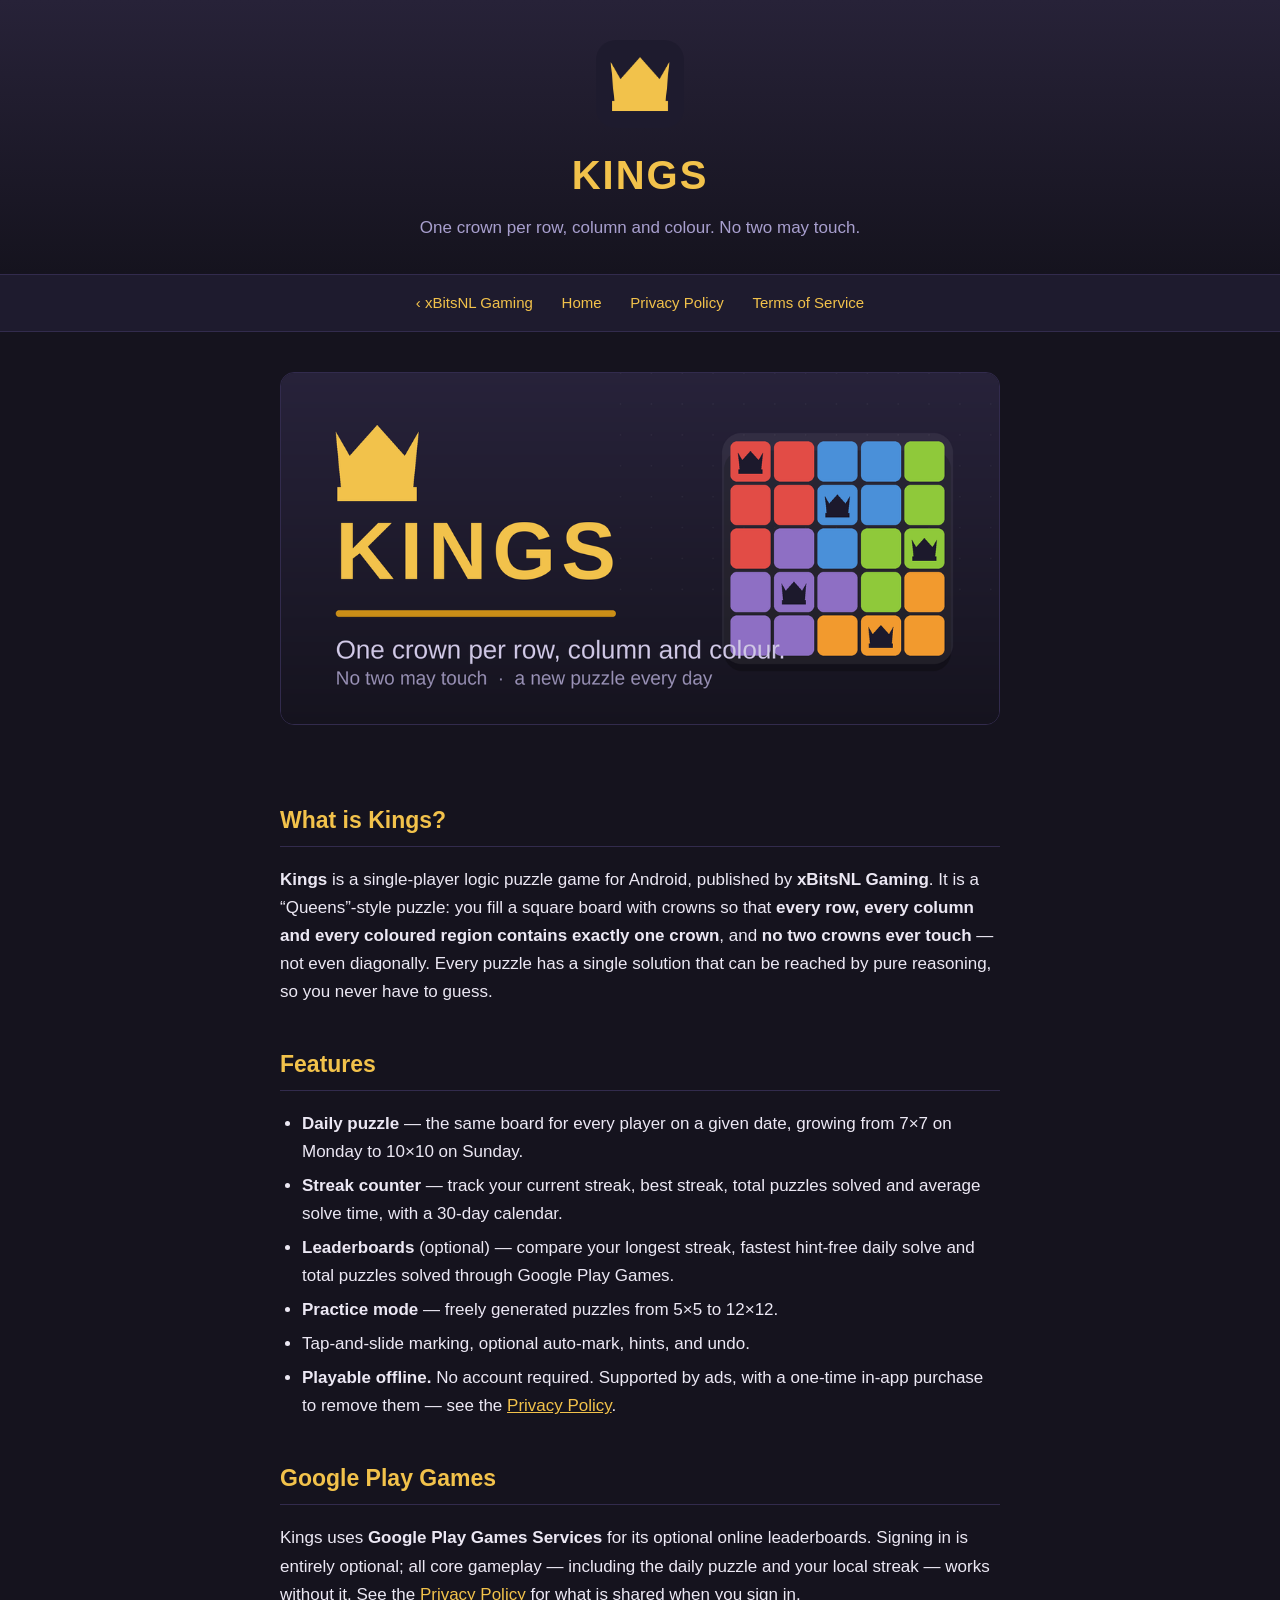
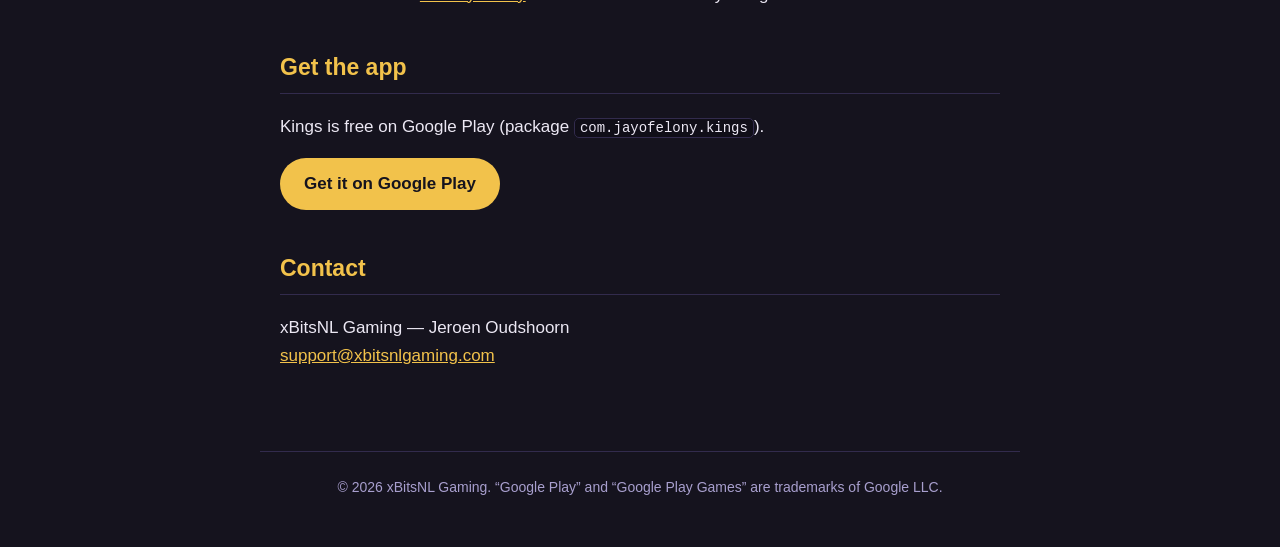
<file: index.html>
<!DOCTYPE html>
<html lang="en">
<head>
<meta charset="utf-8">
<meta name="viewport" content="width=device-width, initial-scale=1">
<title>Kings — a logic puzzle game for Android</title>
<meta name="description" content="Kings is a single-player logic puzzle game for Android by xBitsNL Gaming: one crown per row, column and colour, with a daily puzzle, streaks and leaderboards.">
<link rel="icon" href="assets/icon.png">
<link rel="stylesheet" href="style.css">
</head>
<body>

<header>
  <img class="icon" src="assets/icon.png" alt="Kings app icon">
  <h1>KINGS</h1>
  <p class="tagline">One crown per row, column and colour. No two may touch.</p>
</header>

<nav>
  <a href="https://www.xbitsnlgaming.com/">‹ xBitsNL Gaming</a>
  <a href="index.html">Home</a>
  <a href="privacy-policy.html">Privacy Policy</a>
  <a href="terms-of-service.html">Terms of Service</a>
</nav>

<main>
  <img class="feature" src="assets/feature.png" alt="Kings — logic puzzle game">

  <h2>What is Kings?</h2>
  <p>
    <strong>Kings</strong> is a single-player logic puzzle game for Android, published by
    <strong>xBitsNL&nbsp;Gaming</strong>. It is a &ldquo;Queens&rdquo;-style puzzle: you fill a
    square board with crowns so that <strong>every row, every column and every coloured region
    contains exactly one crown</strong>, and <strong>no two crowns ever touch</strong> — not even
    diagonally. Every puzzle has a single solution that can be reached by pure reasoning, so you
    never have to guess.
  </p>

  <h2>Features</h2>
  <ul>
    <li><strong>Daily puzzle</strong> — the same board for every player on a given date, growing
      from 7&times;7 on Monday to 10&times;10 on Sunday.</li>
    <li><strong>Streak counter</strong> — track your current streak, best streak, total puzzles
      solved and average solve time, with a 30-day calendar.</li>
    <li><strong>Leaderboards</strong> (optional) — compare your longest streak, fastest hint-free
      daily solve and total puzzles solved through Google&nbsp;Play&nbsp;Games.</li>
    <li><strong>Practice mode</strong> — freely generated puzzles from 5&times;5 to 12&times;12.</li>
    <li>Tap-and-slide marking, optional auto-mark, hints, and undo.</li>
    <li><strong>Playable offline.</strong> No account required. Supported by ads, with a
      one-time in-app purchase to remove them &mdash; see the
      <a href="privacy-policy.html">Privacy Policy</a>.</li>
  </ul>

  <h2>Google Play Games</h2>
  <p>
    Kings uses <strong>Google Play Games Services</strong> for its optional online leaderboards.
    Signing in is entirely optional; all core gameplay — including the daily puzzle and your local
    streak — works without it. See the <a href="privacy-policy.html">Privacy Policy</a> for what is
    shared when you sign in.
  </p>

  <h2>Get the app</h2>
  <p>
    Kings is free on Google&nbsp;Play (package <code>com.jayofelony.kings</code>).
  </p>
  <p>
    <a class="store-btn" href="https://play.google.com/store/apps/details?id=com.jayofelony.kings" rel="noopener">Get it on Google&nbsp;Play</a>
  </p>

  <h2>Contact</h2>
  <p>
    xBitsNL&nbsp;Gaming — Jeroen&nbsp;Oudshoorn<br>
    <a href="mailto:support@xbitsnlgaming.com">support@xbitsnlgaming.com</a>
  </p>
</main>

<footer>
  &copy; <span id="y">2026</span> xBitsNL Gaming. &ldquo;Google Play&rdquo; and
  &ldquo;Google Play Games&rdquo; are trademarks of Google&nbsp;LLC.
  <script>document.getElementById('y').textContent = new Date().getFullYear();</script>
</footer>

</body>
</html>
</file>
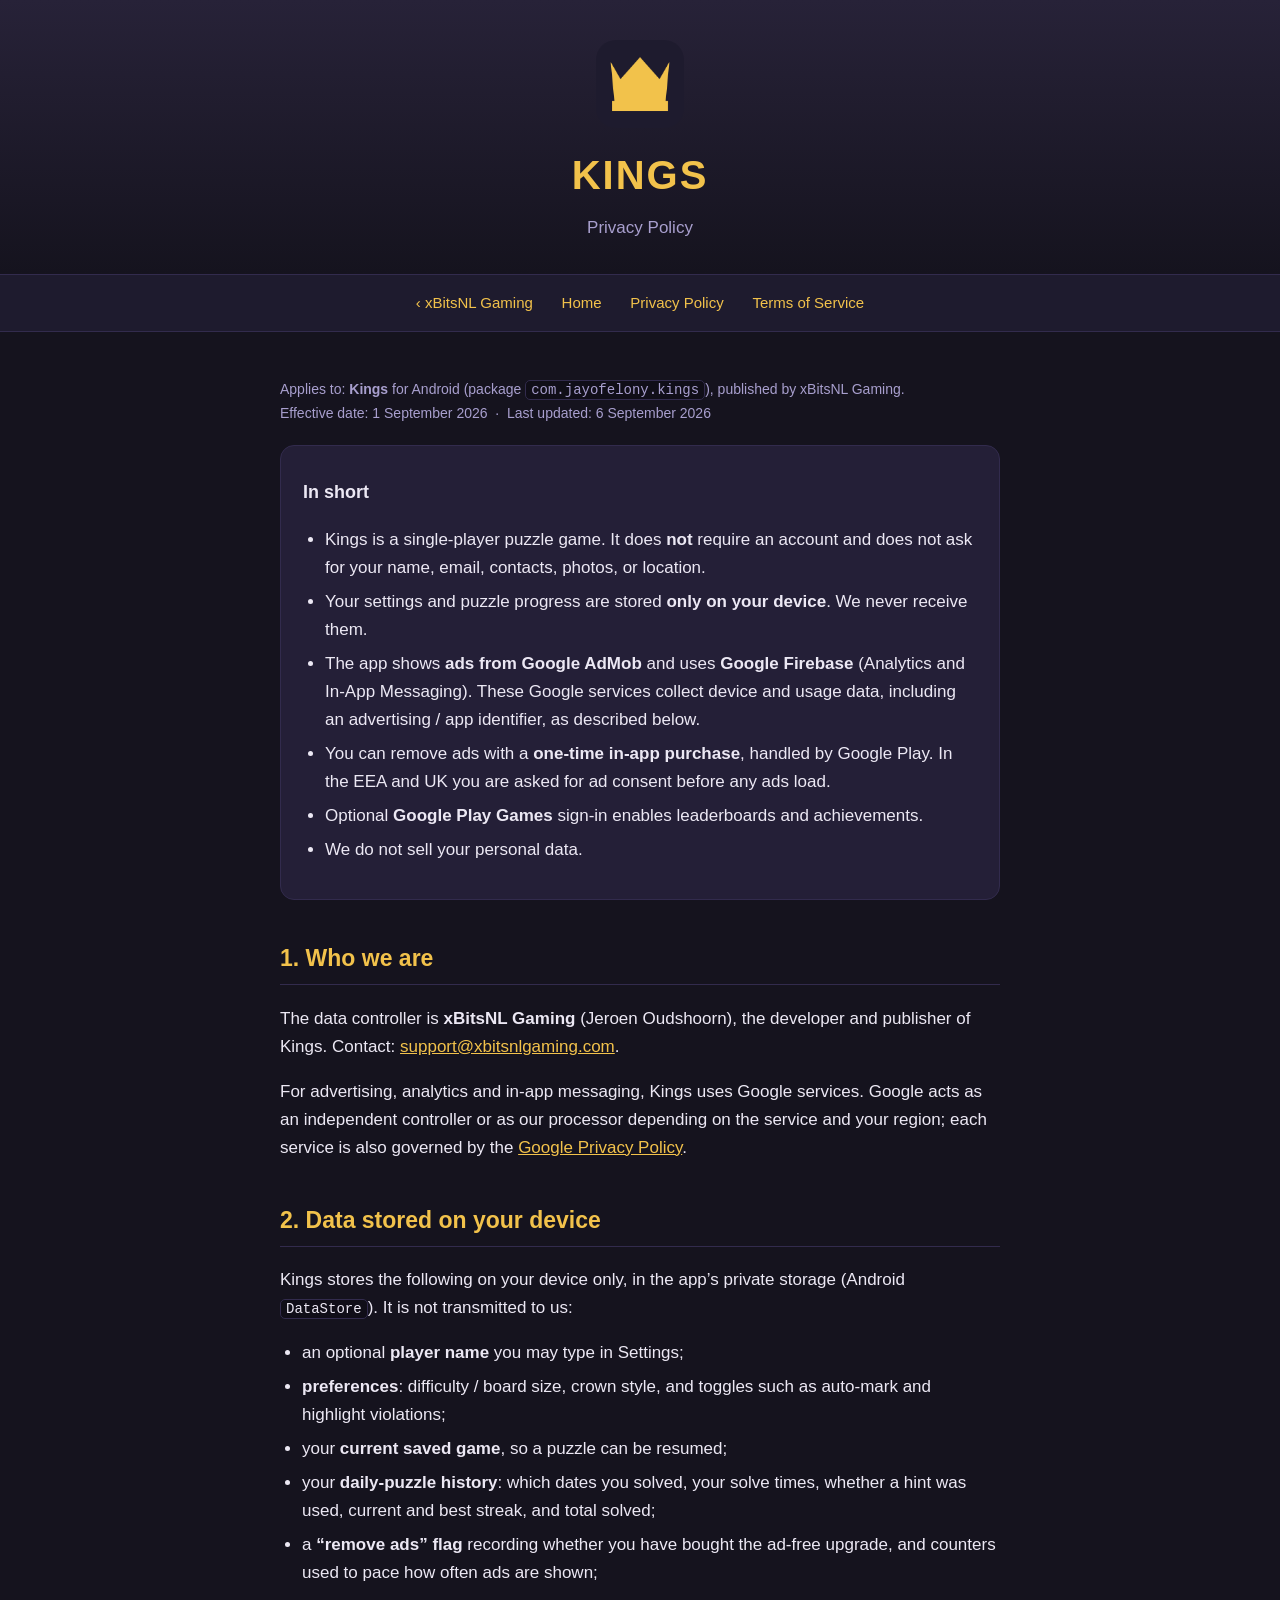
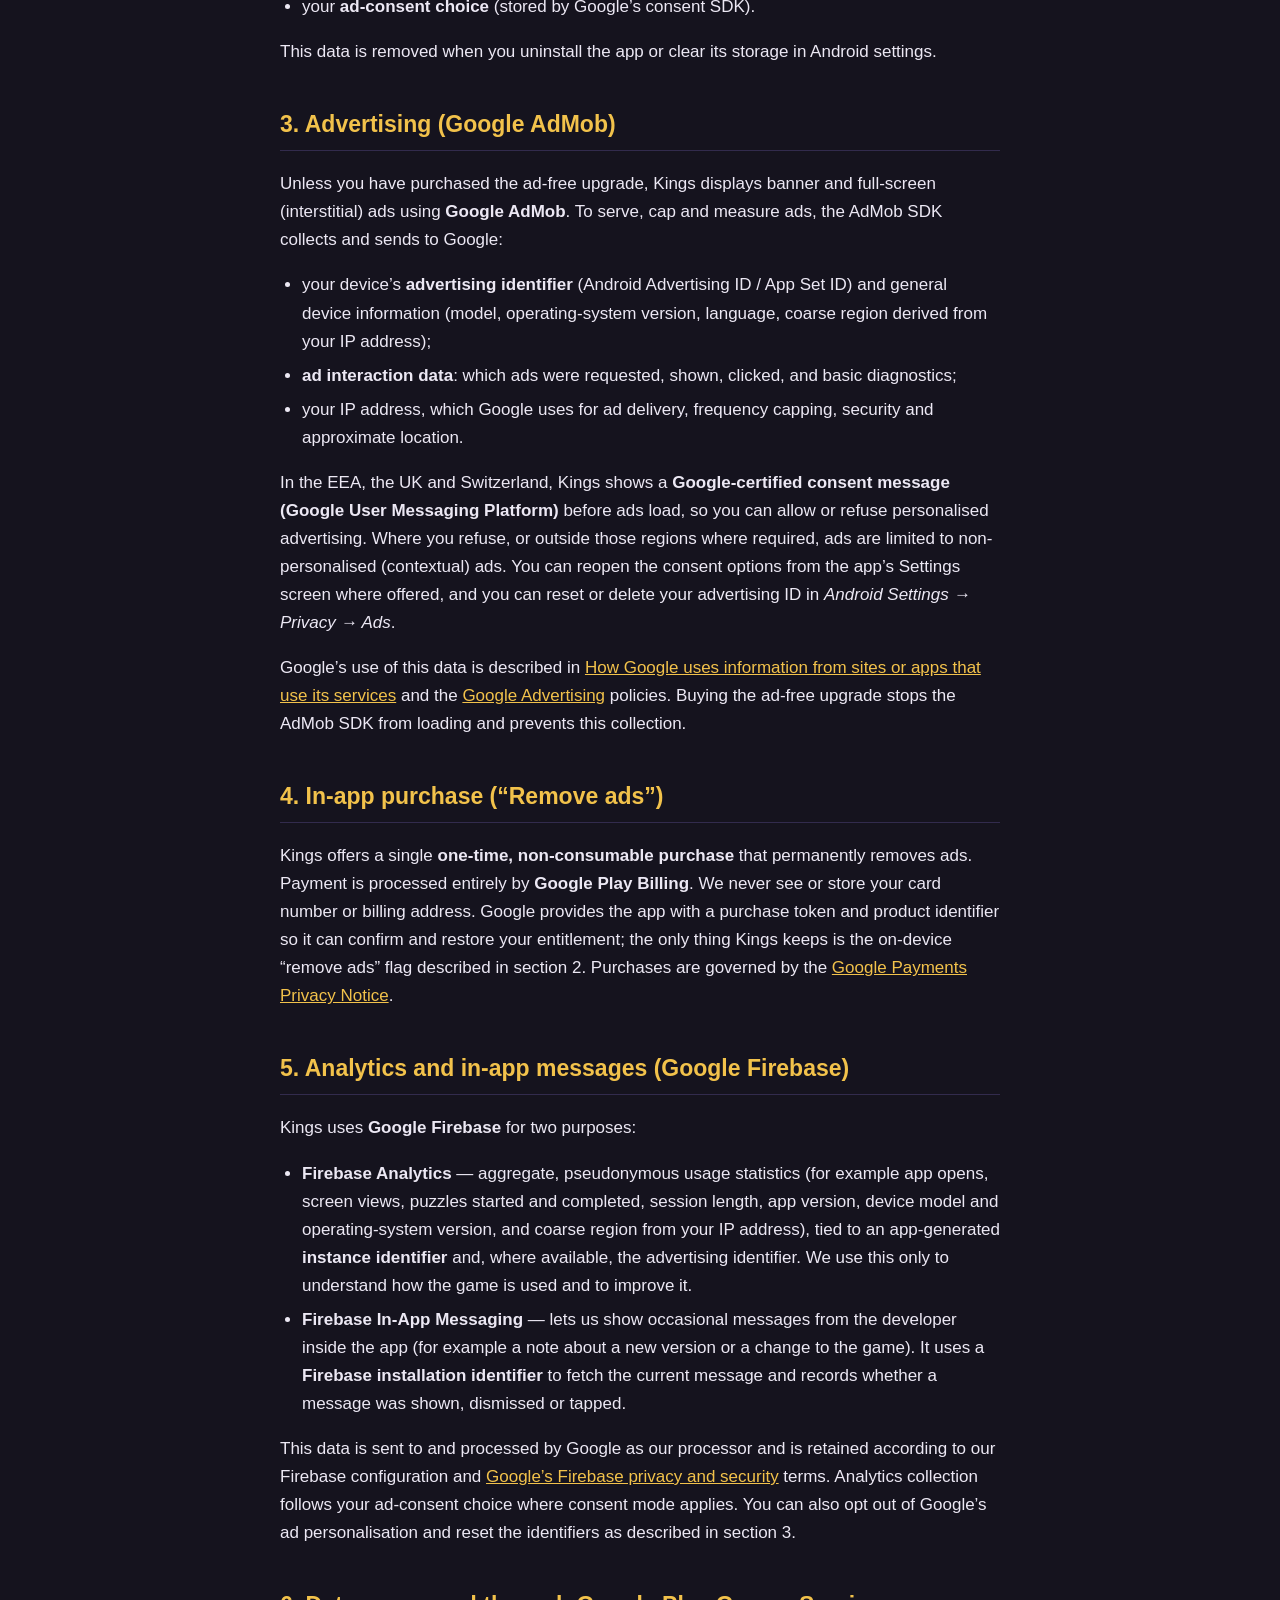
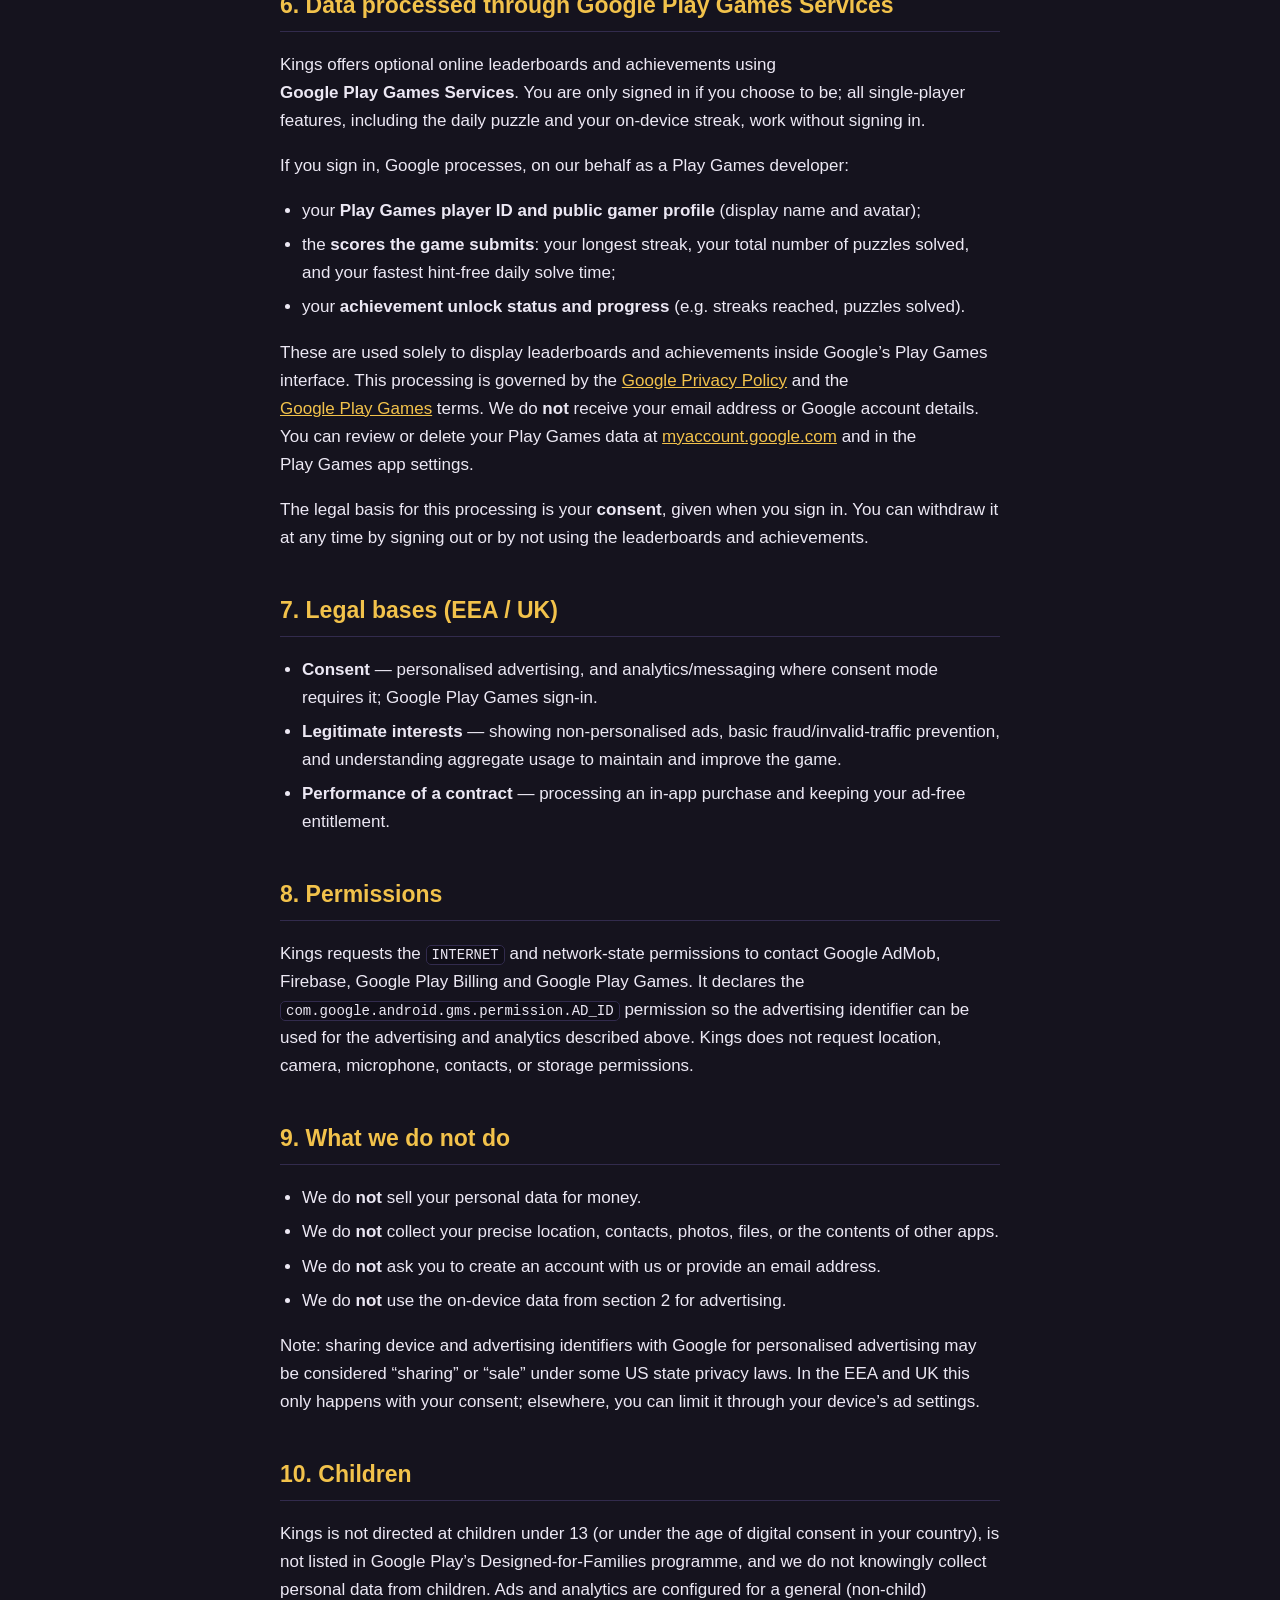
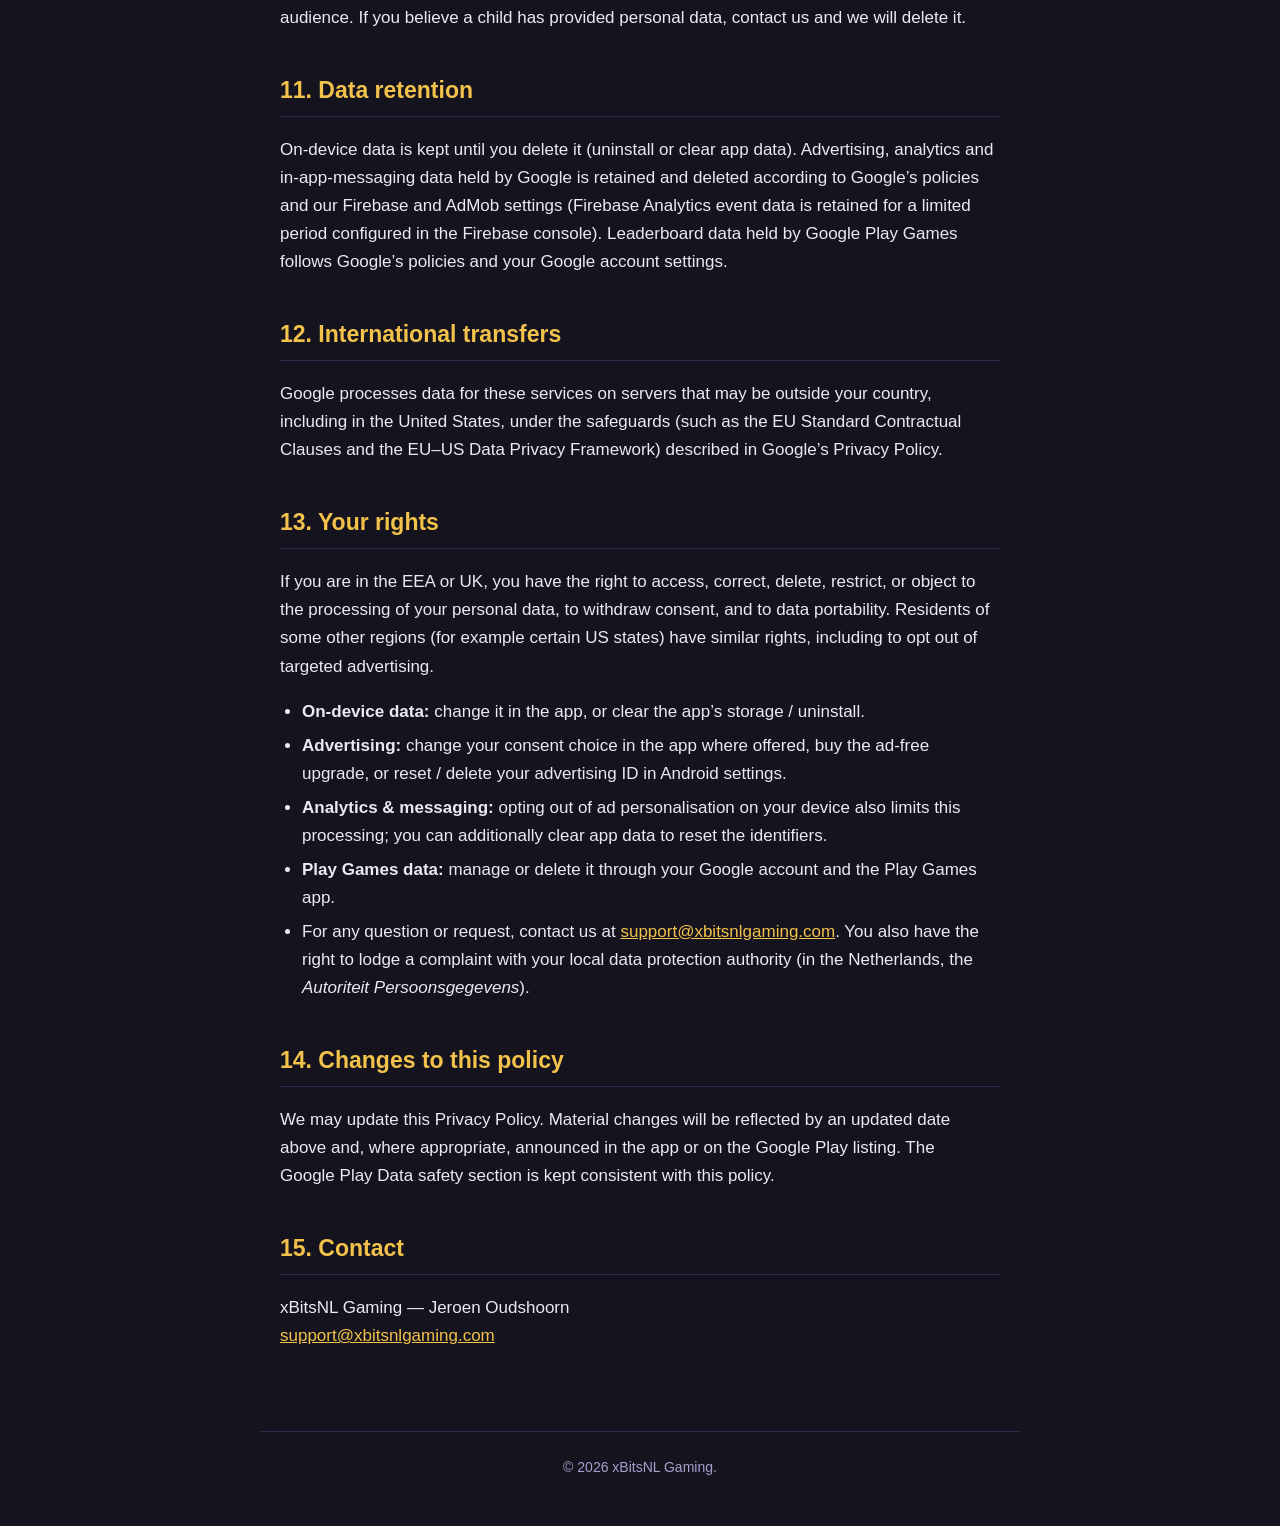
<file: privacy-policy.html>
<!DOCTYPE html>
<html lang="en">
<head>
<meta charset="utf-8">
<meta name="viewport" content="width=device-width, initial-scale=1">
<title>Privacy Policy — Kings</title>
<meta name="description" content="Privacy Policy for the Kings Android game by xBitsNL Gaming.">
<link rel="icon" href="assets/icon.png">
<link rel="stylesheet" href="style.css">
</head>
<body>

<header>
  <img class="icon" src="assets/icon.png" alt="Kings app icon">
  <h1>KINGS</h1>
  <p class="tagline">Privacy Policy</p>
</header>

<nav>
  <a href="https://www.xbitsnlgaming.com/">‹ xBitsNL Gaming</a>
  <a href="index.html">Home</a>
  <a href="privacy-policy.html">Privacy Policy</a>
  <a href="terms-of-service.html">Terms of Service</a>
</nav>

<main>
  <p class="meta">
    Applies to: <strong>Kings</strong> for Android (package <code>com.jayofelony.kings</code>),
    published by xBitsNL&nbsp;Gaming.<br>
    Effective date: 1&nbsp;September&nbsp;2026 &nbsp;&middot;&nbsp; Last updated: 6&nbsp;September&nbsp;2026
  </p>

  <div class="card">
    <h3>In short</h3>
    <ul>
      <li>Kings is a single-player puzzle game. It does <strong>not</strong> require an account and does not ask for your name, email, contacts, photos, or location.</li>
      <li>Your settings and puzzle progress are stored <strong>only on your device</strong>. We never receive them.</li>
      <li>The app shows <strong>ads from Google&nbsp;AdMob</strong> and uses <strong>Google&nbsp;Firebase</strong> (Analytics and In-App Messaging). These Google services collect device and usage data, including an advertising / app identifier, as described below.</li>
      <li>You can remove ads with a <strong>one-time in-app purchase</strong>, handled by Google&nbsp;Play. In the EEA and UK you are asked for ad consent before any ads load.</li>
      <li>Optional <strong>Google&nbsp;Play&nbsp;Games</strong> sign-in enables leaderboards and achievements.</li>
      <li>We do not sell your personal data.</li>
    </ul>
  </div>

  <h2>1. Who we are</h2>
  <p>
    The data controller is <strong>xBitsNL&nbsp;Gaming</strong> (Jeroen&nbsp;Oudshoorn), the
    developer and publisher of Kings. Contact:
    <a href="mailto:support@xbitsnlgaming.com">support@xbitsnlgaming.com</a>.
  </p>
  <p>
    For advertising, analytics and in-app messaging, Kings uses Google services. Google acts
    as an independent controller or as our processor depending on the service and your
    region; each service is also governed by the
    <a href="https://policies.google.com/privacy" rel="noopener" target="_blank">Google&nbsp;Privacy&nbsp;Policy</a>.
  </p>

  <h2>2. Data stored on your device</h2>
  <p>
    Kings stores the following on your device only, in the app&rsquo;s private storage (Android
    <code>DataStore</code>). It is not transmitted to us:
  </p>
  <ul>
    <li>an optional <strong>player name</strong> you may type in Settings;</li>
    <li><strong>preferences</strong>: difficulty / board size, crown style, and toggles such as auto-mark and highlight&nbsp;violations;</li>
    <li>your <strong>current saved game</strong>, so a puzzle can be resumed;</li>
    <li>your <strong>daily-puzzle history</strong>: which dates you solved, your solve times, whether a hint was used, current and best streak, and total solved;</li>
    <li>a <strong>&ldquo;remove ads&rdquo; flag</strong> recording whether you have bought the ad-free upgrade, and counters used to pace how often ads are shown;</li>
    <li>your <strong>ad-consent choice</strong> (stored by Google&rsquo;s consent SDK).</li>
  </ul>
  <p>
    This data is removed when you uninstall the app or clear its storage in Android settings.
  </p>

  <h2>3. Advertising (Google AdMob)</h2>
  <p>
    Unless you have purchased the ad-free upgrade, Kings displays banner and full-screen
    (interstitial) ads using <strong>Google&nbsp;AdMob</strong>. To serve, cap and measure ads,
    the AdMob SDK collects and sends to Google:
  </p>
  <ul>
    <li>your device&rsquo;s <strong>advertising identifier</strong> (Android Advertising ID / App Set ID) and general device information (model, operating-system version, language, coarse region derived from your IP address);</li>
    <li><strong>ad interaction data</strong>: which ads were requested, shown, clicked, and basic diagnostics;</li>
    <li>your IP address, which Google uses for ad delivery, frequency capping, security and approximate location.</li>
  </ul>
  <p>
    In the EEA, the UK and Switzerland, Kings shows a <strong>Google-certified consent
    message (Google User Messaging Platform)</strong> before ads load, so you can allow or
    refuse personalised advertising. Where you refuse, or outside those regions where
    required, ads are limited to non-personalised (contextual) ads. You can reopen the
    consent options from the app&rsquo;s Settings screen where offered, and you can reset or
    delete your advertising ID in <em>Android Settings &rarr; Privacy &rarr; Ads</em>.
  </p>
  <p>
    Google&rsquo;s use of this data is described in
    <a href="https://business.safety.google/adsservices/" rel="noopener" target="_blank">How Google uses information from sites or apps that use its services</a>
    and the
    <a href="https://policies.google.com/technologies/partner-sites" rel="noopener" target="_blank">Google Advertising</a>
    policies. Buying the ad-free upgrade stops the AdMob SDK from loading and prevents this
    collection.
  </p>

  <h2>4. In-app purchase (&ldquo;Remove ads&rdquo;)</h2>
  <p>
    Kings offers a single <strong>one-time, non-consumable purchase</strong> that permanently
    removes ads. Payment is processed entirely by <strong>Google&nbsp;Play&nbsp;Billing</strong>.
    We never see or store your card number or billing address. Google provides the app with a
    purchase token and product identifier so it can confirm and restore your entitlement; the
    only thing Kings keeps is the on-device &ldquo;remove ads&rdquo; flag described in
    section&nbsp;2. Purchases are governed by the
    <a href="https://payments.google.com/legaldocument?family=0.privacynotice" rel="noopener" target="_blank">Google&nbsp;Payments Privacy Notice</a>.
  </p>

  <h2>5. Analytics and in-app messages (Google Firebase)</h2>
  <p>
    Kings uses <strong>Google&nbsp;Firebase</strong> for two purposes:
  </p>
  <ul>
    <li>
      <strong>Firebase&nbsp;Analytics</strong> &mdash; aggregate, pseudonymous usage statistics
      (for example app opens, screen views, puzzles started and completed, session length,
      app version, device model and operating-system version, and coarse region from your IP
      address), tied to an app-generated <strong>instance identifier</strong> and, where
      available, the advertising identifier. We use this only to understand how the game is
      used and to improve it.
    </li>
    <li>
      <strong>Firebase&nbsp;In-App Messaging</strong> &mdash; lets us show occasional messages
      from the developer inside the app (for example a note about a new version or a change to
      the game). It uses a <strong>Firebase installation identifier</strong> to fetch the
      current message and records whether a message was shown, dismissed or tapped.
    </li>
  </ul>
  <p>
    This data is sent to and processed by Google as our processor and is retained according to
    our Firebase configuration and
    <a href="https://firebase.google.com/support/privacy" rel="noopener" target="_blank">Google&rsquo;s Firebase privacy and security</a>
    terms. Analytics collection follows your ad-consent choice where consent mode applies. You
    can also opt out of Google&rsquo;s ad personalisation and reset the identifiers as described
    in section&nbsp;3.
  </p>

  <h2>6. Data processed through Google Play Games Services</h2>
  <p>
    Kings offers optional online leaderboards and achievements using <strong>Google&nbsp;Play&nbsp;Games&nbsp;Services</strong>.
    You are only signed in if you choose to be; all single-player features, including the daily
    puzzle and your on-device streak, work without signing in.
  </p>
  <p>If you sign in, Google processes, on our behalf as a Play Games developer:</p>
  <ul>
    <li>your <strong>Play Games player ID and public gamer profile</strong> (display name and avatar);</li>
    <li>the <strong>scores the game submits</strong>: your longest streak, your total number of puzzles solved, and your fastest hint-free daily solve time;</li>
    <li>your <strong>achievement unlock status and progress</strong> (e.g. streaks reached, puzzles solved).</li>
  </ul>
  <p>
    These are used solely to display leaderboards and achievements inside Google&rsquo;s Play&nbsp;Games interface.
    This processing is governed by the
    <a href="https://policies.google.com/privacy" rel="noopener" target="_blank">Google&nbsp;Privacy&nbsp;Policy</a>
    and the
    <a href="https://play.google.com/games/" rel="noopener" target="_blank">Google&nbsp;Play&nbsp;Games</a>
    terms. We do <strong>not</strong> receive your email address or Google account details. You can
    review or delete your Play&nbsp;Games data at
    <a href="https://myaccount.google.com/" rel="noopener" target="_blank">myaccount.google.com</a>
    and in the Play&nbsp;Games app settings.
  </p>
  <p>The legal basis for this processing is your <strong>consent</strong>, given when you sign in. You can withdraw it at any time by signing out or by not using the leaderboards and achievements.</p>

  <h2>7. Legal bases (EEA / UK)</h2>
  <ul>
    <li><strong>Consent</strong> &mdash; personalised advertising, and analytics/messaging where consent mode requires it; Google&nbsp;Play&nbsp;Games sign-in.</li>
    <li><strong>Legitimate interests</strong> &mdash; showing non-personalised ads, basic fraud/invalid-traffic prevention, and understanding aggregate usage to maintain and improve the game.</li>
    <li><strong>Performance of a contract</strong> &mdash; processing an in-app purchase and keeping your ad-free entitlement.</li>
  </ul>

  <h2>8. Permissions</h2>
  <p>
    Kings requests the <code>INTERNET</code> and network-state permissions to contact Google
    AdMob, Firebase, Google&nbsp;Play&nbsp;Billing and Google&nbsp;Play&nbsp;Games. It declares the
    <code>com.google.android.gms.permission.AD_ID</code> permission so the advertising
    identifier can be used for the advertising and analytics described above. Kings does not
    request location, camera, microphone, contacts, or storage permissions.
  </p>

  <h2>9. What we do not do</h2>
  <ul>
    <li>We do <strong>not</strong> sell your personal data for money.</li>
    <li>We do <strong>not</strong> collect your precise location, contacts, photos, files, or the contents of other apps.</li>
    <li>We do <strong>not</strong> ask you to create an account with us or provide an email address.</li>
    <li>We do <strong>not</strong> use the on-device data from section&nbsp;2 for advertising.</li>
  </ul>
  <p>
    Note: sharing device and advertising identifiers with Google for personalised advertising
    may be considered &ldquo;sharing&rdquo; or &ldquo;sale&rdquo; under some US state privacy
    laws. In the EEA and UK this only happens with your consent; elsewhere, you can limit it
    through your device&rsquo;s ad settings.
  </p>

  <h2>10. Children</h2>
  <p>
    Kings is not directed at children under 13 (or under the age of digital consent in your
    country), is not listed in Google&nbsp;Play&rsquo;s Designed-for-Families programme, and we
    do not knowingly collect personal data from children. Ads and analytics are configured for
    a general (non-child) audience. If you believe a child has provided personal data, contact
    us and we will delete it.
  </p>

  <h2>11. Data retention</h2>
  <p>
    On-device data is kept until you delete it (uninstall or clear app data). Advertising,
    analytics and in-app-messaging data held by Google is retained and deleted according to
    Google&rsquo;s policies and our Firebase and AdMob settings (Firebase&nbsp;Analytics event
    data is retained for a limited period configured in the Firebase console). Leaderboard
    data held by Google&nbsp;Play&nbsp;Games follows Google&rsquo;s policies and your Google
    account settings.
  </p>

  <h2>12. International transfers</h2>
  <p>
    Google processes data for these services on servers that may be outside your country,
    including in the United States, under the safeguards (such as the EU&nbsp;Standard
    Contractual Clauses and the EU&ndash;US Data Privacy Framework) described in Google&rsquo;s
    Privacy Policy.
  </p>

  <h2>13. Your rights</h2>
  <p>
    If you are in the EEA or UK, you have the right to access, correct, delete, restrict, or
    object to the processing of your personal data, to withdraw consent, and to data
    portability. Residents of some other regions (for example certain US states) have similar
    rights, including to opt out of targeted advertising.
  </p>
  <ul>
    <li><strong>On-device data:</strong> change it in the app, or clear the app&rsquo;s storage / uninstall.</li>
    <li><strong>Advertising:</strong> change your consent choice in the app where offered, buy the ad-free upgrade, or reset / delete your advertising ID in Android settings.</li>
    <li><strong>Analytics &amp; messaging:</strong> opting out of ad personalisation on your device also limits this processing; you can additionally clear app data to reset the identifiers.</li>
    <li><strong>Play Games data:</strong> manage or delete it through your Google account and the Play&nbsp;Games app.</li>
    <li>For any question or request, contact us at
      <a href="mailto:support@xbitsnlgaming.com">support@xbitsnlgaming.com</a>. You also have the right to lodge a
      complaint with your local data protection authority (in the Netherlands, the
      <em>Autoriteit&nbsp;Persoonsgegevens</em>).</li>
  </ul>

  <h2>14. Changes to this policy</h2>
  <p>
    We may update this Privacy Policy. Material changes will be reflected by an updated date
    above and, where appropriate, announced in the app or on the Google&nbsp;Play listing. The
    Google&nbsp;Play Data&nbsp;safety section is kept consistent with this policy.
  </p>

  <h2>15. Contact</h2>
  <p>
    xBitsNL&nbsp;Gaming — Jeroen&nbsp;Oudshoorn<br>
    <a href="mailto:support@xbitsnlgaming.com">support@xbitsnlgaming.com</a>
  </p>
</main>

<footer>
  &copy; <span id="y">2026</span> xBitsNL Gaming.
  <script>document.getElementById('y').textContent = new Date().getFullYear();</script>
</footer>

</body>
</html>
</file>
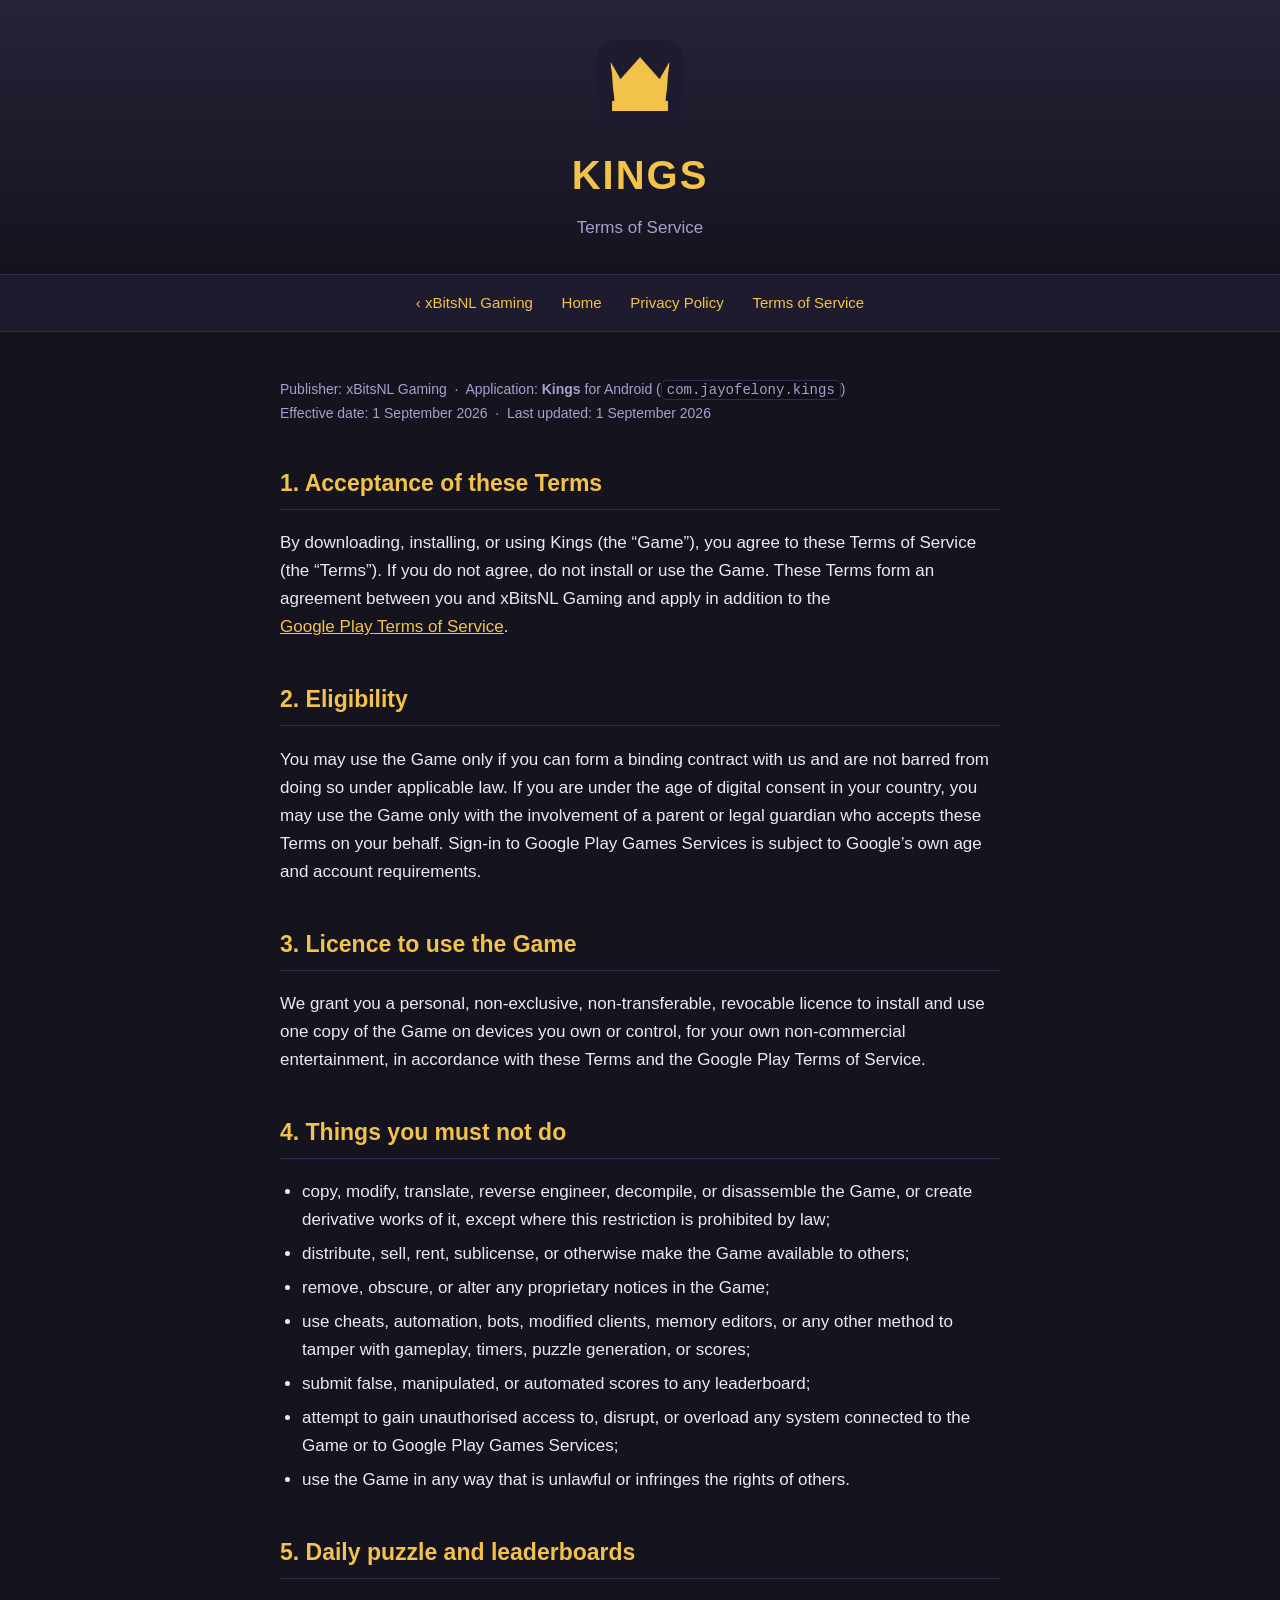
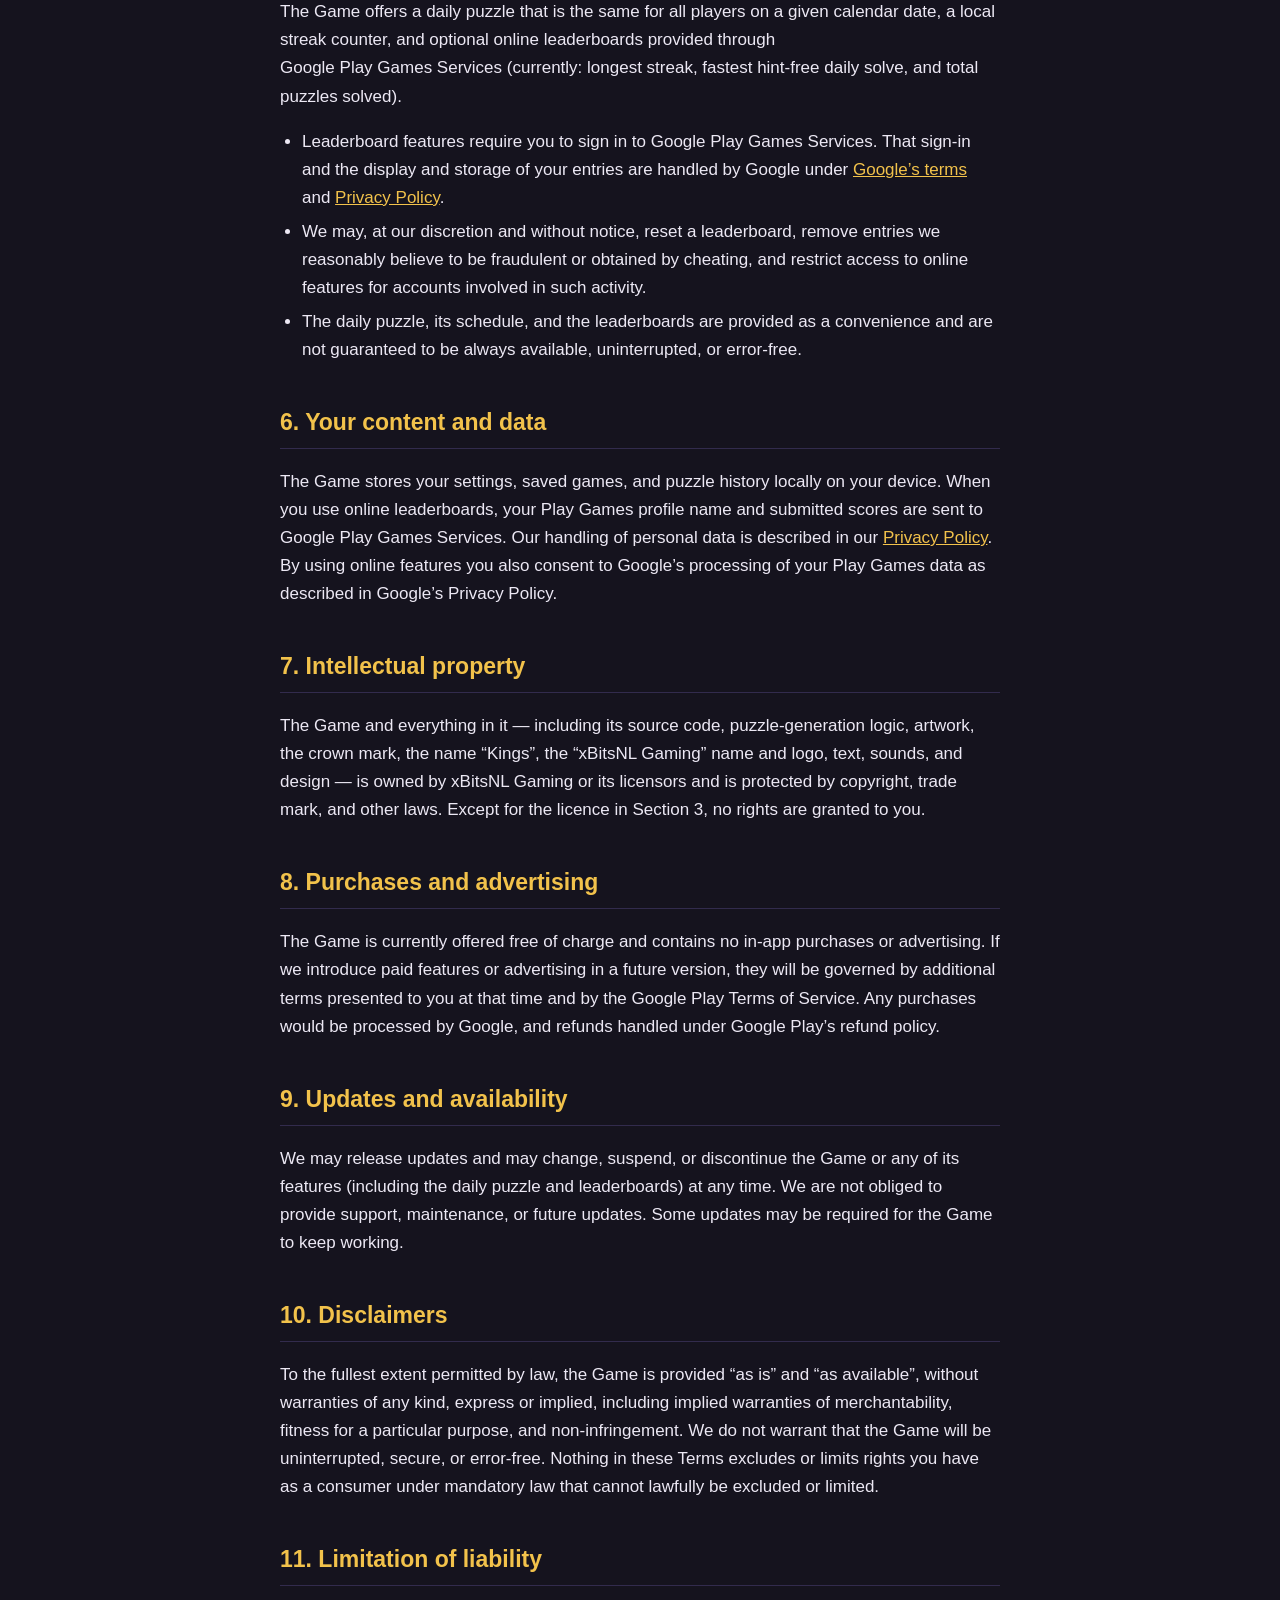
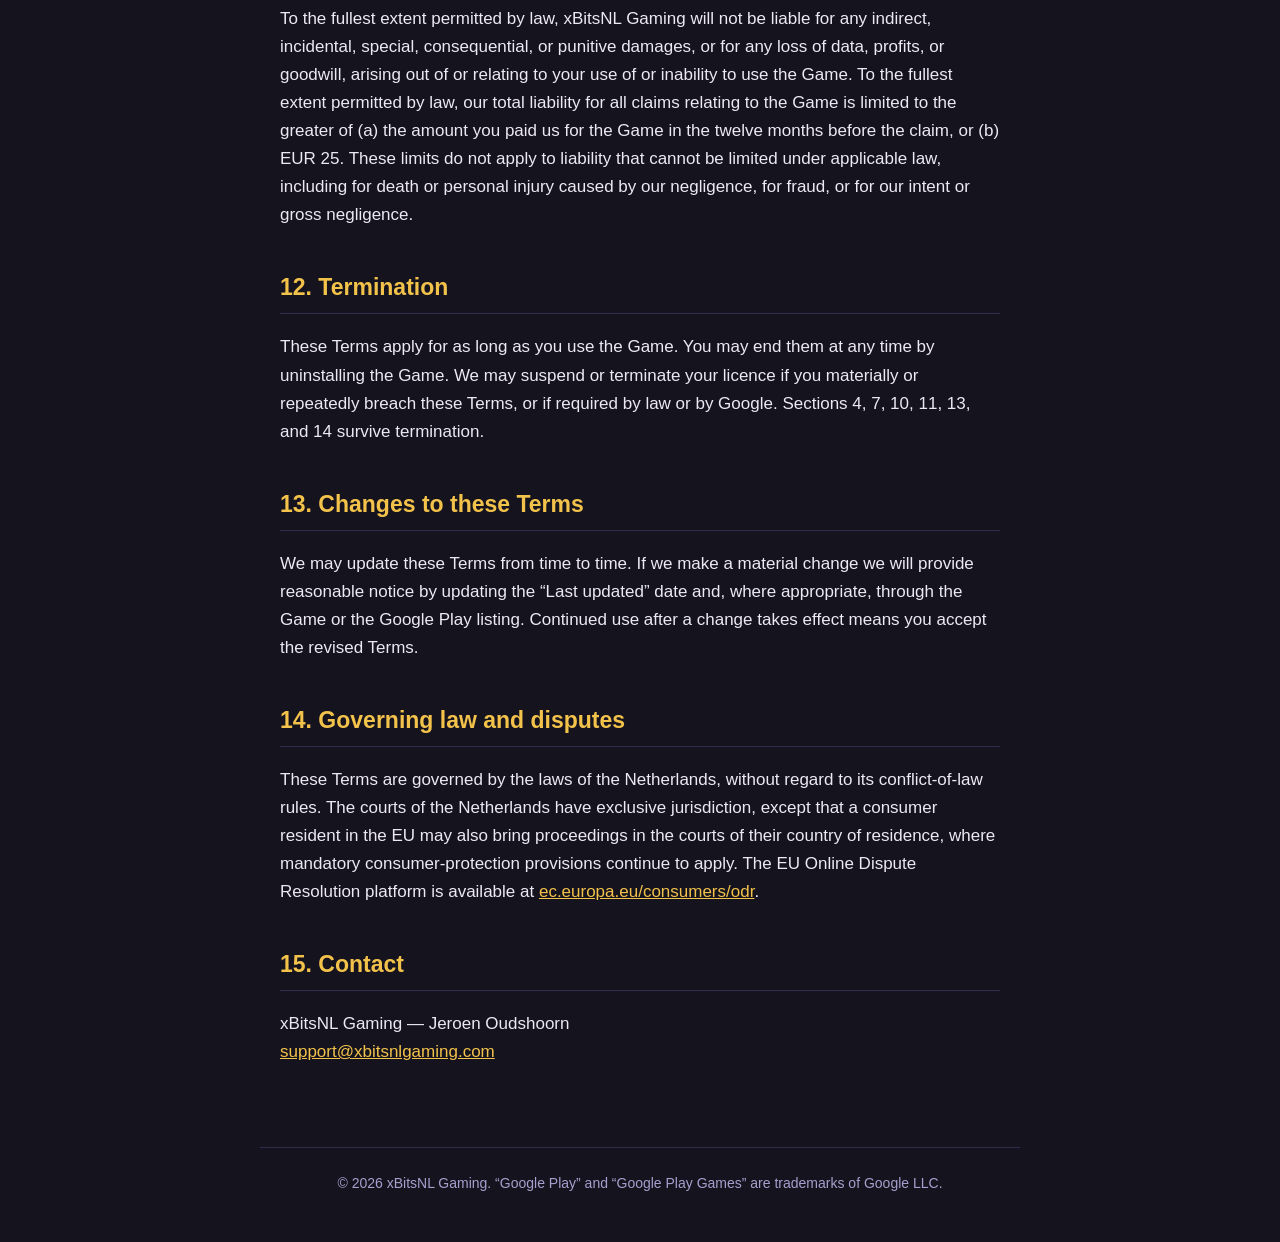
<file: terms-of-service.html>
<!DOCTYPE html>
<html lang="en">
<head>
<meta charset="utf-8">
<meta name="viewport" content="width=device-width, initial-scale=1">
<title>Terms of Service — Kings</title>
<meta name="description" content="Terms of Service for the Kings Android game by xBitsNL Gaming.">
<link rel="icon" href="assets/icon.png">
<link rel="stylesheet" href="style.css">
</head>
<body>

<header>
  <img class="icon" src="assets/icon.png" alt="Kings app icon">
  <h1>KINGS</h1>
  <p class="tagline">Terms of Service</p>
</header>

<nav>
  <a href="https://www.xbitsnlgaming.com/">‹ xBitsNL Gaming</a>
  <a href="index.html">Home</a>
  <a href="privacy-policy.html">Privacy Policy</a>
  <a href="terms-of-service.html">Terms of Service</a>
</nav>

<main>
  <p class="meta">
    Publisher: xBitsNL&nbsp;Gaming &nbsp;&middot;&nbsp; Application: <strong>Kings</strong> for
    Android (<code>com.jayofelony.kings</code>)<br>
    Effective date: 1&nbsp;September&nbsp;2026 &nbsp;&middot;&nbsp; Last updated: 1&nbsp;September&nbsp;2026
  </p>

  <h2>1. Acceptance of these Terms</h2>
  <p>
    By downloading, installing, or using Kings (the &ldquo;Game&rdquo;), you agree to these Terms of
    Service (the &ldquo;Terms&rdquo;). If you do not agree, do not install or use the Game. These
    Terms form an agreement between you and xBitsNL&nbsp;Gaming and apply in addition to the
    <a href="https://play.google.com/about/play-terms/" rel="noopener" target="_blank">Google&nbsp;Play&nbsp;Terms&nbsp;of&nbsp;Service</a>.
  </p>

  <h2>2. Eligibility</h2>
  <p>
    You may use the Game only if you can form a binding contract with us and are not barred from
    doing so under applicable law. If you are under the age of digital consent in your country, you
    may use the Game only with the involvement of a parent or legal guardian who accepts these Terms
    on your behalf. Sign-in to Google&nbsp;Play&nbsp;Games&nbsp;Services is subject to Google&rsquo;s
    own age and account requirements.
  </p>

  <h2>3. Licence to use the Game</h2>
  <p>
    We grant you a personal, non-exclusive, non-transferable, revocable licence to install and use
    one copy of the Game on devices you own or control, for your own non-commercial entertainment,
    in accordance with these Terms and the Google&nbsp;Play&nbsp;Terms&nbsp;of&nbsp;Service.
  </p>

  <h2>4. Things you must not do</h2>
  <ul>
    <li>copy, modify, translate, reverse engineer, decompile, or disassemble the Game, or create
      derivative works of it, except where this restriction is prohibited by law;</li>
    <li>distribute, sell, rent, sublicense, or otherwise make the Game available to others;</li>
    <li>remove, obscure, or alter any proprietary notices in the Game;</li>
    <li>use cheats, automation, bots, modified clients, memory editors, or any other method to
      tamper with gameplay, timers, puzzle generation, or scores;</li>
    <li>submit false, manipulated, or automated scores to any leaderboard;</li>
    <li>attempt to gain unauthorised access to, disrupt, or overload any system connected to the
      Game or to Google&nbsp;Play&nbsp;Games&nbsp;Services;</li>
    <li>use the Game in any way that is unlawful or infringes the rights of others.</li>
  </ul>

  <h2>5. Daily puzzle and leaderboards</h2>
  <p>
    The Game offers a daily puzzle that is the same for all players on a given calendar date, a
    local streak counter, and optional online leaderboards provided through
    Google&nbsp;Play&nbsp;Games&nbsp;Services (currently: longest streak, fastest hint-free daily
    solve, and total puzzles solved).
  </p>
  <ul>
    <li>Leaderboard features require you to sign in to Google&nbsp;Play&nbsp;Games&nbsp;Services.
      That sign-in and the display and storage of your entries are handled by Google under
      <a href="https://play.google.com/games/" rel="noopener" target="_blank">Google&rsquo;s terms</a>
      and <a href="https://policies.google.com/privacy" rel="noopener" target="_blank">Privacy&nbsp;Policy</a>.</li>
    <li>We may, at our discretion and without notice, reset a leaderboard, remove entries we
      reasonably believe to be fraudulent or obtained by cheating, and restrict access to online
      features for accounts involved in such activity.</li>
    <li>The daily puzzle, its schedule, and the leaderboards are provided as a convenience and are
      not guaranteed to be always available, uninterrupted, or error-free.</li>
  </ul>

  <h2>6. Your content and data</h2>
  <p>
    The Game stores your settings, saved games, and puzzle history locally on your device. When you
    use online leaderboards, your Play&nbsp;Games profile name and submitted scores are sent to
    Google&nbsp;Play&nbsp;Games&nbsp;Services. Our handling of personal data is described in our
    <a href="privacy-policy.html">Privacy&nbsp;Policy</a>. By using online features you also consent
    to Google&rsquo;s processing of your Play&nbsp;Games data as described in Google&rsquo;s Privacy
    Policy.
  </p>

  <h2>7. Intellectual property</h2>
  <p>
    The Game and everything in it — including its source code, puzzle-generation logic, artwork,
    the crown mark, the name &ldquo;Kings&rdquo;, the &ldquo;xBitsNL&nbsp;Gaming&rdquo; name and
    logo, text, sounds, and design — is owned by xBitsNL&nbsp;Gaming or its licensors and is
    protected by copyright, trade mark, and other laws. Except for the licence in Section&nbsp;3, no
    rights are granted to you.
  </p>

  <h2>8. Purchases and advertising</h2>
  <p>
    The Game is currently offered free of charge and contains no in-app purchases or advertising. If
    we introduce paid features or advertising in a future version, they will be governed by
    additional terms presented to you at that time and by the
    Google&nbsp;Play&nbsp;Terms&nbsp;of&nbsp;Service. Any purchases would be processed by Google, and
    refunds handled under Google&nbsp;Play&rsquo;s refund policy.
  </p>

  <h2>9. Updates and availability</h2>
  <p>
    We may release updates and may change, suspend, or discontinue the Game or any of its features
    (including the daily puzzle and leaderboards) at any time. We are not obliged to provide support,
    maintenance, or future updates. Some updates may be required for the Game to keep working.
  </p>

  <h2>10. Disclaimers</h2>
  <p>
    To the fullest extent permitted by law, the Game is provided &ldquo;as is&rdquo; and &ldquo;as
    available&rdquo;, without warranties of any kind, express or implied, including implied
    warranties of merchantability, fitness for a particular purpose, and non-infringement. We do not
    warrant that the Game will be uninterrupted, secure, or error-free. Nothing in these Terms
    excludes or limits rights you have as a consumer under mandatory law that cannot lawfully be
    excluded or limited.
  </p>

  <h2>11. Limitation of liability</h2>
  <p>
    To the fullest extent permitted by law, xBitsNL&nbsp;Gaming will not be liable for any indirect,
    incidental, special, consequential, or punitive damages, or for any loss of data, profits, or
    goodwill, arising out of or relating to your use of or inability to use the Game. To the fullest
    extent permitted by law, our total liability for all claims relating to the Game is limited to
    the greater of (a) the amount you paid us for the Game in the twelve months before the claim, or
    (b) EUR&nbsp;25. These limits do not apply to liability that cannot be limited under applicable
    law, including for death or personal injury caused by our negligence, for fraud, or for our
    intent or gross negligence.
  </p>

  <h2>12. Termination</h2>
  <p>
    These Terms apply for as long as you use the Game. You may end them at any time by uninstalling
    the Game. We may suspend or terminate your licence if you materially or repeatedly breach these
    Terms, or if required by law or by Google. Sections&nbsp;4, 7, 10, 11, 13, and 14 survive
    termination.
  </p>

  <h2>13. Changes to these Terms</h2>
  <p>
    We may update these Terms from time to time. If we make a material change we will provide
    reasonable notice by updating the &ldquo;Last updated&rdquo; date and, where appropriate, through
    the Game or the Google&nbsp;Play listing. Continued use after a change takes effect means you
    accept the revised Terms.
  </p>

  <h2>14. Governing law and disputes</h2>
  <p>
    These Terms are governed by the laws of the Netherlands, without regard to its conflict-of-law
    rules. The courts of the Netherlands have exclusive jurisdiction, except that a consumer
    resident in the EU may also bring proceedings in the courts of their country of residence, where
    mandatory consumer-protection provisions continue to apply. The EU Online Dispute Resolution
    platform is available at
    <a href="https://ec.europa.eu/consumers/odr/" rel="noopener" target="_blank">ec.europa.eu/consumers/odr</a>.
  </p>

  <h2>15. Contact</h2>
  <p>
    xBitsNL&nbsp;Gaming — Jeroen&nbsp;Oudshoorn<br>
    <a href="mailto:support@xbitsnlgaming.com">support@xbitsnlgaming.com</a>
  </p>
</main>

<footer>
  &copy; <span id="y">2026</span> xBitsNL Gaming. &ldquo;Google&nbsp;Play&rdquo; and
  &ldquo;Google&nbsp;Play&nbsp;Games&rdquo; are trademarks of Google&nbsp;LLC.
  <script>document.getElementById('y').textContent = new Date().getFullYear();</script>
</footer>

</body>
</html>
</file>
<file: style.css>
:root {
  --bg: #15131e;
  --bg-soft: #1e1b2e;
  --card: #241f37;
  --gold: #f2c24b;
  --gold-deep: #cb8f17;
  --ink: #ece8f4;
  --muted: #a89fce;
  --line: #322b4d;
  --max: 760px;
}

* { box-sizing: border-box; }

html { -webkit-text-size-adjust: 100%; }

body {
  margin: 0;
  background: var(--bg);
  color: var(--ink);
  font: 17px/1.65 -apple-system, BlinkMacSystemFont, "Segoe UI", Roboto, Helvetica, Arial, sans-serif;
}

a { color: var(--gold); }
a:hover { color: var(--gold-deep); }

header {
  background: linear-gradient(180deg, #272238, var(--bg));
  border-bottom: 1px solid var(--line);
  padding: 40px 20px 32px;
  text-align: center;
}

header img.icon {
  width: 88px;
  height: 88px;
  border-radius: 20px;
  display: block;
  margin: 0 auto 14px;
}

header h1 {
  margin: 0;
  font-size: 40px;
  letter-spacing: 2px;
  color: var(--gold);
}

header p.tagline {
  margin: 6px 0 0;
  color: var(--muted);
}

nav {
  text-align: center;
  padding: 14px 20px;
  border-bottom: 1px solid var(--line);
  background: var(--bg-soft);
  position: sticky;
  top: 0;
}

nav a {
  margin: 0 12px;
  text-decoration: none;
  font-size: 15px;
}

main {
  max-width: var(--max);
  margin: 0 auto;
  padding: 32px 20px 64px;
}

main img.feature {
  width: 100%;
  border-radius: 14px;
  border: 1px solid var(--line);
  margin: 8px 0 28px;
}

h2 {
  color: var(--gold);
  margin-top: 40px;
  font-size: 23px;
  border-bottom: 1px solid var(--line);
  padding-bottom: 6px;
}

h3 { color: var(--ink); margin-top: 28px; font-size: 18px; }

ul { padding-left: 22px; }
li { margin: 6px 0; }

.card {
  background: var(--card);
  border: 1px solid var(--line);
  border-radius: 14px;
  padding: 4px 22px 18px;
  margin: 20px 0;
}

.meta { color: var(--muted); font-size: 14px; }

code {
  background: #100e18;
  border: 1px solid var(--line);
  border-radius: 5px;
  padding: 1px 5px;
  font-size: 14px;
}

footer {
  max-width: var(--max);
  margin: 0 auto;
  padding: 24px 20px 48px;
  border-top: 1px solid var(--line);
  color: var(--muted);
  font-size: 14px;
  text-align: center;
}

.store-btn {
  display: inline-block;
  padding: 12px 24px;
  border-radius: 999px;
  background: var(--gold);
  color: var(--bg);
  font-weight: 700;
  text-decoration: none;
}
.store-btn:hover, .store-btn:focus-visible { color: var(--bg); filter: brightness(1.12); }
</file>
